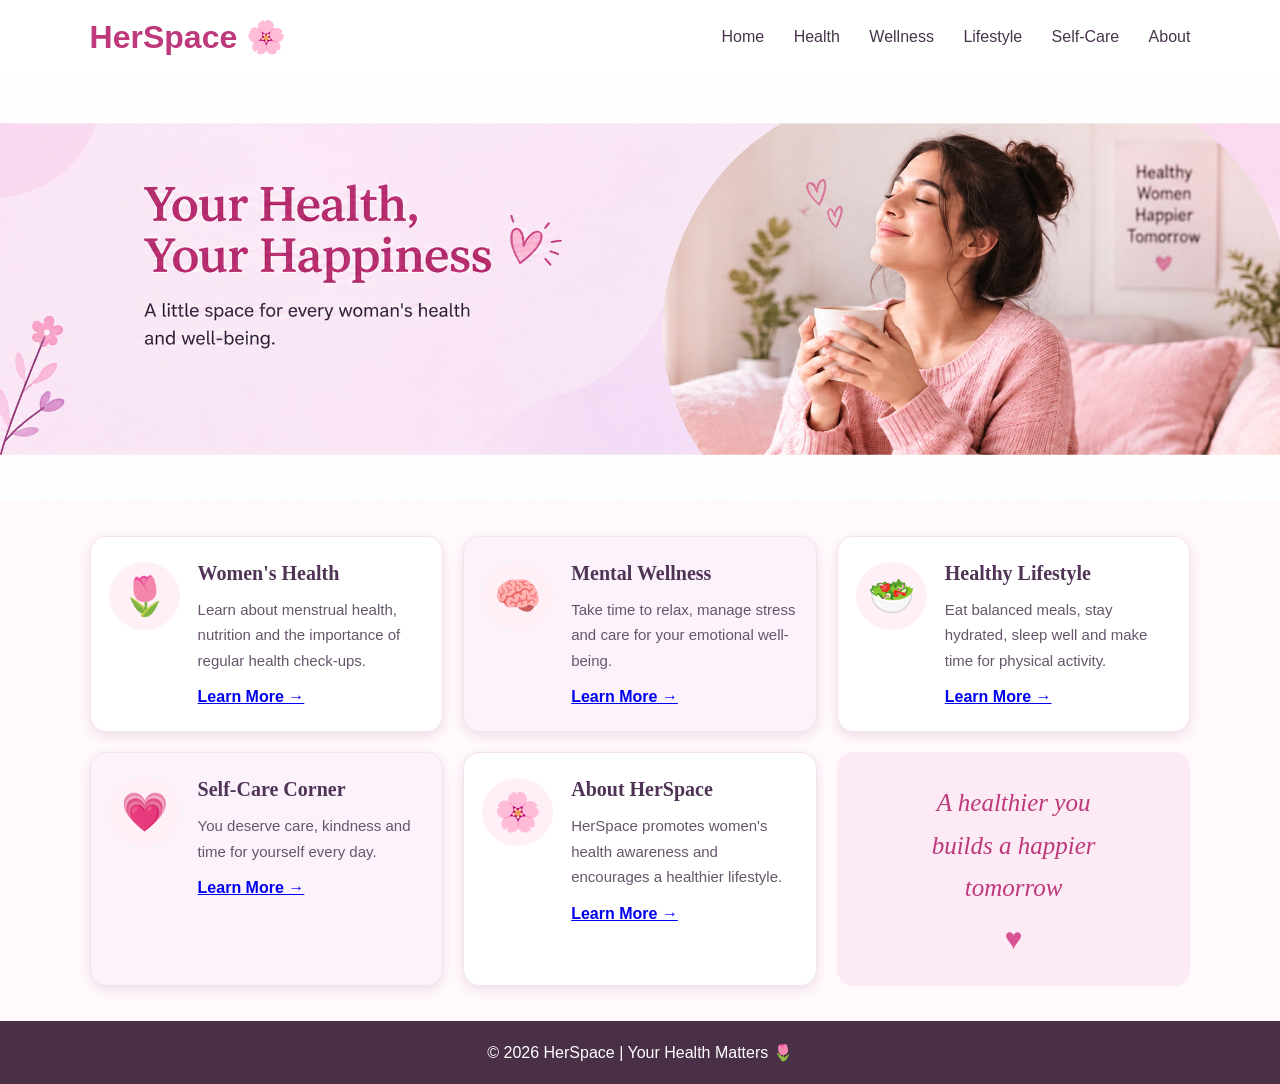
<file: index.html>
<!DOCTYPE html><html lang="en">
<head>
    <meta charset="UTF-8">
    <meta name="viewport" content="width=device-width, initial-scale=1.0">
    <title>HerSpace | Women's Wellness</title>
    <link rel="stylesheet" href="style.css">
</head>
<body><header>
    <h1>HerSpace 🌸</h1>
    <nav>
        <a href="index.html">Home</a>
        <a href="health.html">Health</a>
        <a href="wellness.html">Wellness</a>
        <a href="lifestyle.html">Lifestyle</a>
        <a href="selfcare.html">Self-Care</a>
        <a href="about.html">About</a>
    </nav>
</header><section class="hero" id="home">
    <img src="hero.jpg" alt="Women's wellness">
</section><main class="cards"><div class="card" id="health">
    <div class="icon">🌷</div>
    <div>
        <h2>Women's Health</h2>
        <p>Learn about menstrual health, nutrition and the importance of regular health check-ups.</p>
        <details>
            <summary>
                <a href="health.html">Learn More → </a>
                </summary>
            <p>Understand your menstrual cycle, eat balanced meals and consult a healthcare professional when needed.</p>
        </details>
    </div>
</div>

<div class="card" id="wellness">
    <div class="icon">🧠</div>
    <div>
        <h2>Mental Wellness</h2>
        <p>Take time to relax, manage stress and care for your emotional well-being.</p>
        <details>
            <summary>
                <a href="wellness.html">Learn More →</a></summary>
            <p>Take regular breaks, spend time with loved ones and ask for support when you need it.</p>
        </details>
    </div>
</div>

<div class="card" id="lifestyle">
    <div class="icon">🥗</div>
    <div>
        <h2>Healthy Lifestyle</h2>
        <p>Eat balanced meals, stay hydrated, sleep well and make time for physical activity.</p>
        <details>
            <summary>
                <a href="lifestyle.html"> Learn More →</a>
            </summary>
            <p>Build healthy routines with nutritious food, sufficient sleep, water and enjoyable movement.</p>
        </details>
    </div>
</div>

<div class="card" id="selfcare">
    <div class="icon">💗</div>
    <div>
        <h2>Self-Care Corner</h2>
        <p>You deserve care, kindness and time for yourself every day.</p>
        <details>
            <summary>
              <a href="selfcare.html">  Learn More →</a>
            </summary>
            <p>Make time for your hobbies, rest when needed and treat yourself with kindness.</p>
        </details>
    </div>
</div>

<div class="card" id="about">
    <div class="icon">🌸</div>
    <div>
        <h2>About HerSpace</h2>
        <p>HerSpace promotes women's health awareness and encourages a healthier lifestyle.</p>
        <details>
            <summary>
                <a href="about.html">Learn More →</a>
            </summary>
            <p>Our goal is to make women's wellness information easier to understand and explore.</p>
        </details>
    </div>
</div>

<div class="quote">
    <p>A healthier you<br>builds a happier<br>tomorrow</p>
    <span>♥</span>
</div>

</main><footer>
    <p>© 2026 HerSpace | Your Health Matters 🌷</p>
</footer></body>
</html>
</file>
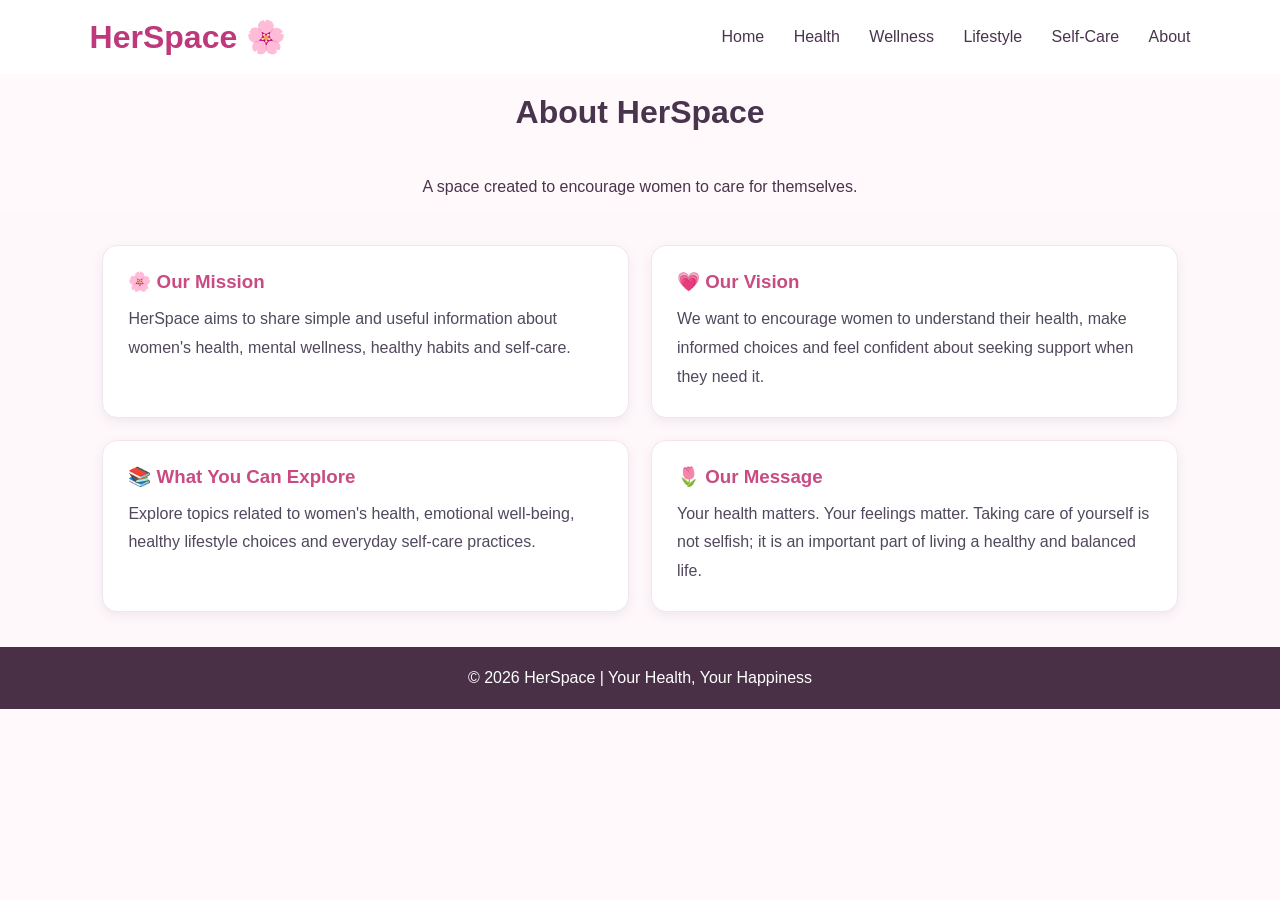
<file: about.html>
<!DOCTYPE html>
<html lang="en">
<head>
    <meta charset="UTF-8">
    <meta name="viewport" content="width=device-width, initial-scale=1.0">
    <title>About Us | HerSpace</title>
    <link rel="stylesheet" href="style.css">
</head>
<body>

    <header>
        <h1>HerSpace 🌸</h1>

        <nav>
            <a href="index.html">Home</a>
            <a href="health.html">Health</a>
            <a href="wellness.html">Wellness</a>
            <a href="lifestyle.html">Lifestyle</a>
            <a href="selfcare.html">Self-Care</a>
            <a href="about.html">About</a>
        </nav>
    </header>

    <section class="page-heading">
        <h2>About HerSpace</h2>
        <p>A space created to encourage women to care for themselves.</p>
    </section>

    <section class="info-container">

        <div class="info-card">
            <h3>🌸 Our Mission</h3>
            <p>
                HerSpace aims to share simple and useful information
                about women's health, mental wellness, healthy habits
                and self-care.
            </p>
        </div>

        <div class="info-card">
            <h3>💗 Our Vision</h3>
            <p>
                We want to encourage women to understand their health,
                make informed choices and feel confident about seeking
                support when they need it.
            </p>
        </div>

        <div class="info-card">
            <h3>📚 What You Can Explore</h3>
            <p>
                Explore topics related to women's health, emotional
                well-being, healthy lifestyle choices and everyday
                self-care practices.
            </p>
        </div>

        <div class="info-card">
            <h3>🌷 Our Message</h3>
            <p>
                Your health matters. Your feelings matter. Taking care
                of yourself is not selfish; it is an important part
                of living a healthy and balanced life.
            </p>
        </div>

    </section>

    <footer>
        <p>© 2026 HerSpace | Your Health, Your Happiness</p>
    </footer>

</body>
</html>
</file>
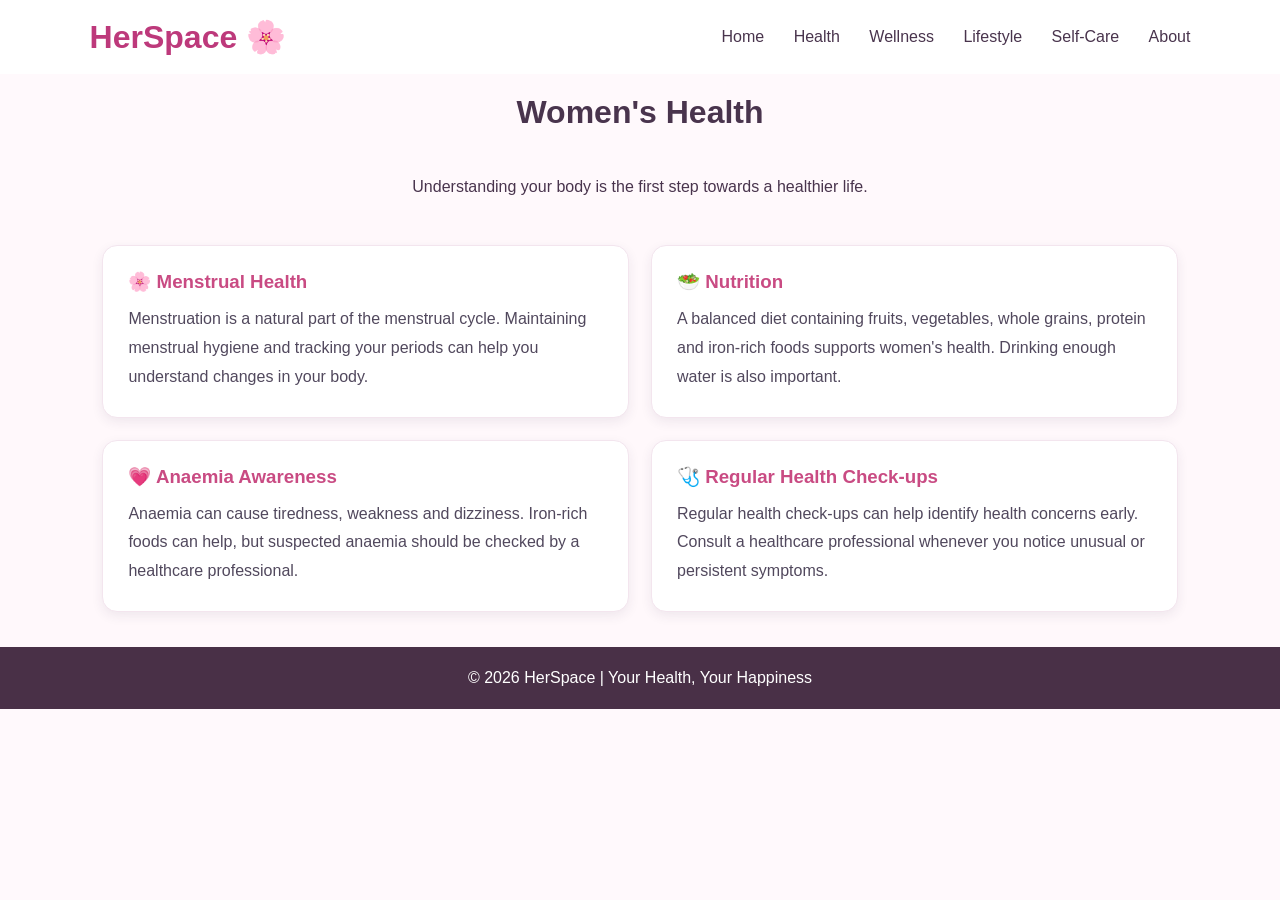
<file: health.html>
<!DOCTYPE html>
<html lang="en">
<head>
    <meta charset="UTF-8">
    <meta name="viewport" content="width=device-width, initial-scale=1.0">
    <title>Women's Health | HerSpace</title>
    <link rel="stylesheet" href="style.css">
</head>
<body>

    <header>
        <h1>HerSpace 🌸</h1>

        <nav>
            <a href="index.html">Home</a>
            <a href="health.html">Health</a>
            <a href="wellness.html">Wellness</a>
            <a href="lifestyle.html">Lifestyle</a>
            <a href="selfcare.html">Self-Care</a>
            <a href="about.html">About</a>
        </nav>
    </header>

    <section class="page-heading">
        <h2>Women's Health</h2>
        <p>Understanding your body is the first step towards a healthier life.</p>
    </section>

    <section class="info-container">

        <div class="info-card">
            <h3>🌸 Menstrual Health</h3>
            <p>
                Menstruation is a natural part of the menstrual cycle.
                Maintaining menstrual hygiene and tracking your periods
                can help you understand changes in your body.
            </p>
        </div>

        <div class="info-card">
            <h3>🥗 Nutrition</h3>
            <p>
                A balanced diet containing fruits, vegetables, whole grains,
                protein and iron-rich foods supports women's health.
                Drinking enough water is also important.
            </p>
        </div>

        <div class="info-card">
            <h3>💗 Anaemia Awareness</h3>
            <p>
                Anaemia can cause tiredness, weakness and dizziness.
                Iron-rich foods can help, but suspected anaemia should
                be checked by a healthcare professional.
            </p>
        </div>

        <div class="info-card">
            <h3>🩺 Regular Health Check-ups</h3>
            <p>
                Regular health check-ups can help identify health concerns
                early. Consult a healthcare professional whenever you
                notice unusual or persistent symptoms.
            </p>
        </div>

    </section>

    <footer>
        <p>© 2026 HerSpace | Your Health, Your Happiness</p>
    </footer>

</body>
</html>
</file>
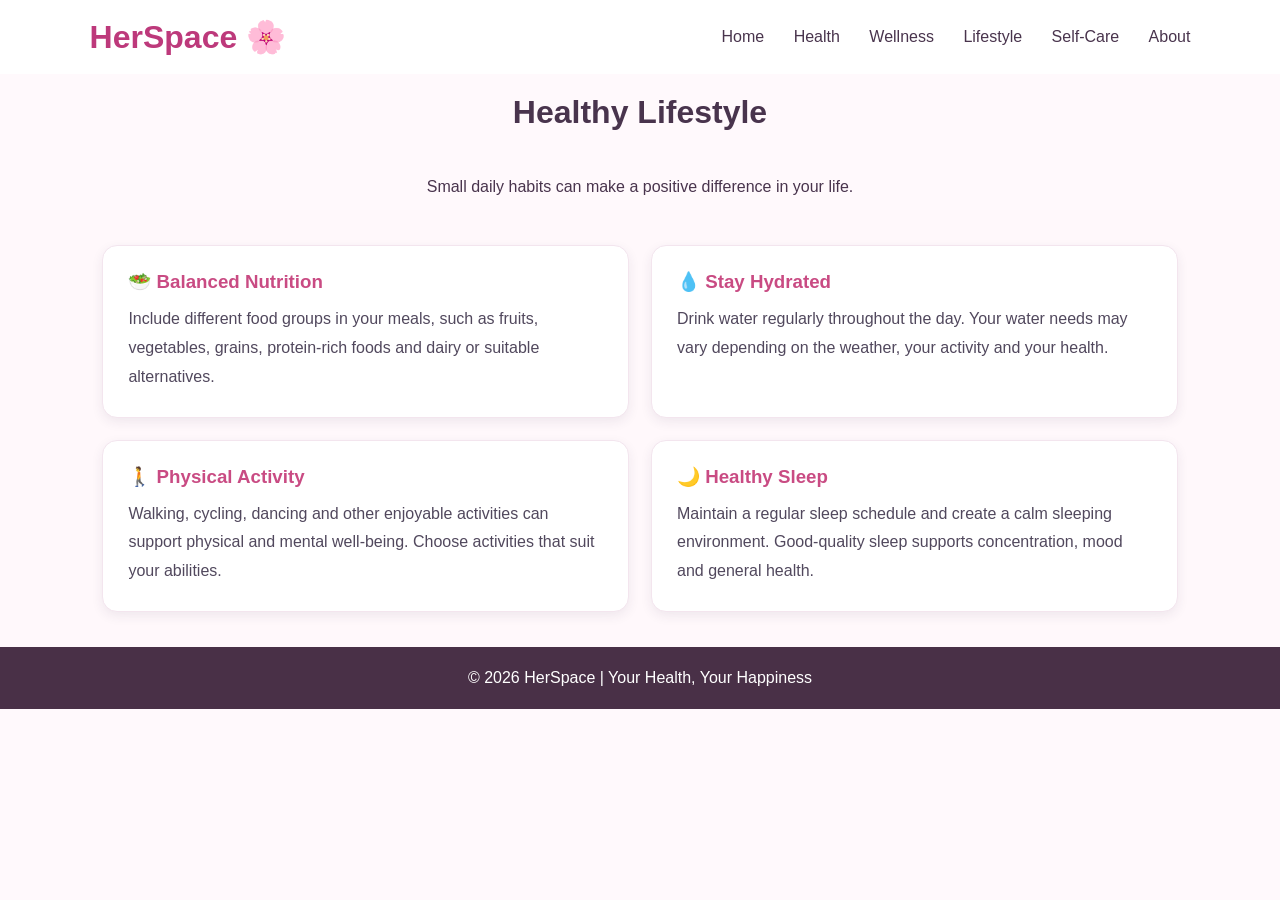
<file: lifestyle.html>
<!DOCTYPE html>
<html lang="en">
<head>
    <meta charset="UTF-8">
    <meta name="viewport" content="width=device-width, initial-scale=1.0">
    <title>Healthy Lifestyle | HerSpace</title>
    <link rel="stylesheet" href="style.css">
</head>
<body>

    <header>
        <h1>HerSpace 🌸</h1>
        <nav>
            <a href="index.html">Home</a>
            <a href="health.html">Health</a>
            <a href="wellness.html">Wellness</a>
            <a href="lifestyle.html">Lifestyle</a>
            <a href="selfcare.html">Self-Care</a>
            <a href="about.html">About</a>
        </nav>
    </header>

    <section class="page-heading">
        <h2>Healthy Lifestyle</h2>
        <p>Small daily habits can make a positive difference in your life.</p>
    </section>

    <section class="info-container">

        <div class="info-card">
            <h3>🥗 Balanced Nutrition</h3>
            <p>
                Include different food groups in your meals, such as
                fruits, vegetables, grains, protein-rich foods and
                dairy or suitable alternatives.
            </p>
        </div>

        <div class="info-card">
            <h3>💧 Stay Hydrated</h3>
            <p>
                Drink water regularly throughout the day. Your water
                needs may vary depending on the weather, your activity
                and your health.
            </p>
        </div>

        <div class="info-card">
            <h3>🚶 Physical Activity</h3>
            <p>
                Walking, cycling, dancing and other enjoyable activities
                can support physical and mental well-being. Choose
                activities that suit your abilities.
            </p>
        </div>

        <div class="info-card">
            <h3>🌙 Healthy Sleep</h3>
            <p>
                Maintain a regular sleep schedule and create a calm
                sleeping environment. Good-quality sleep supports
                concentration, mood and general health.
            </p>
        </div>

    </section>

    <footer>
        <p>© 2026 HerSpace | Your Health, Your Happiness</p>
    </footer>

</body>
</html>
</file>
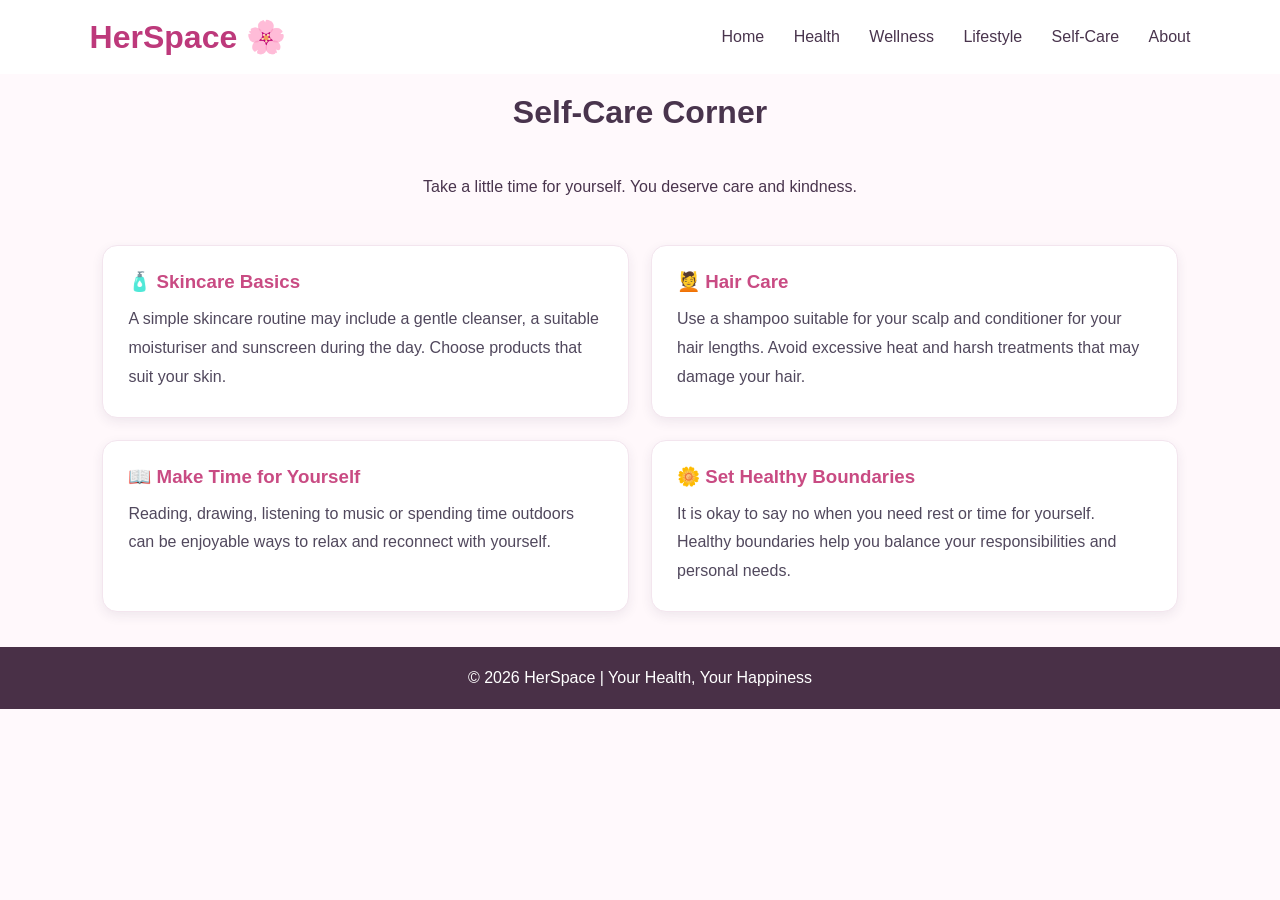
<file: selfcare.html>
<!DOCTYPE html>
<html lang="en">
<head>
    <meta charset="UTF-8">
    <meta name="viewport" content="width=device-width, initial-scale=1.0">
    <title>Self-Care | HerSpace</title>
    <link rel="stylesheet" href="style.css">
</head>
<body>

    <header>
        <h1>HerSpace 🌸</h1>
        <nav>
            <a href="index.html">Home</a>
            <a href="health.html">Health</a>
            <a href="wellness.html">Wellness</a>
            <a href="lifestyle.html">Lifestyle</a>
            <a href="selfcare.html">Self-Care</a>
            <a href="about.html">About</a>
        </nav>
    </header>

    <section class="page-heading">
        <h2>Self-Care Corner</h2>
        <p>Take a little time for yourself. You deserve care and kindness.</p>
    </section>

    <section class="info-container">

        <div class="info-card">
            <h3>🧴 Skincare Basics</h3>
            <p>
                A simple skincare routine may include a gentle cleanser,
                a suitable moisturiser and sunscreen during the day.
                Choose products that suit your skin.
            </p>
        </div>

        <div class="info-card">
            <h3>💆 Hair Care</h3>
            <p>
                Use a shampoo suitable for your scalp and conditioner
                for your hair lengths. Avoid excessive heat and harsh
                treatments that may damage your hair.
            </p>
        </div>

        <div class="info-card">
            <h3>📖 Make Time for Yourself</h3>
            <p>
                Reading, drawing, listening to music or spending time
                outdoors can be enjoyable ways to relax and reconnect
                with yourself.
            </p>
        </div>

        <div class="info-card">
            <h3>🌼 Set Healthy Boundaries</h3>
            <p>
                It is okay to say no when you need rest or time for
                yourself. Healthy boundaries help you balance your
                responsibilities and personal needs.
            </p>
        </div>

    </section>

    <footer>
        <p>© 2026 HerSpace | Your Health, Your Happiness</p>
    </footer>

</body>
</html>
</file>
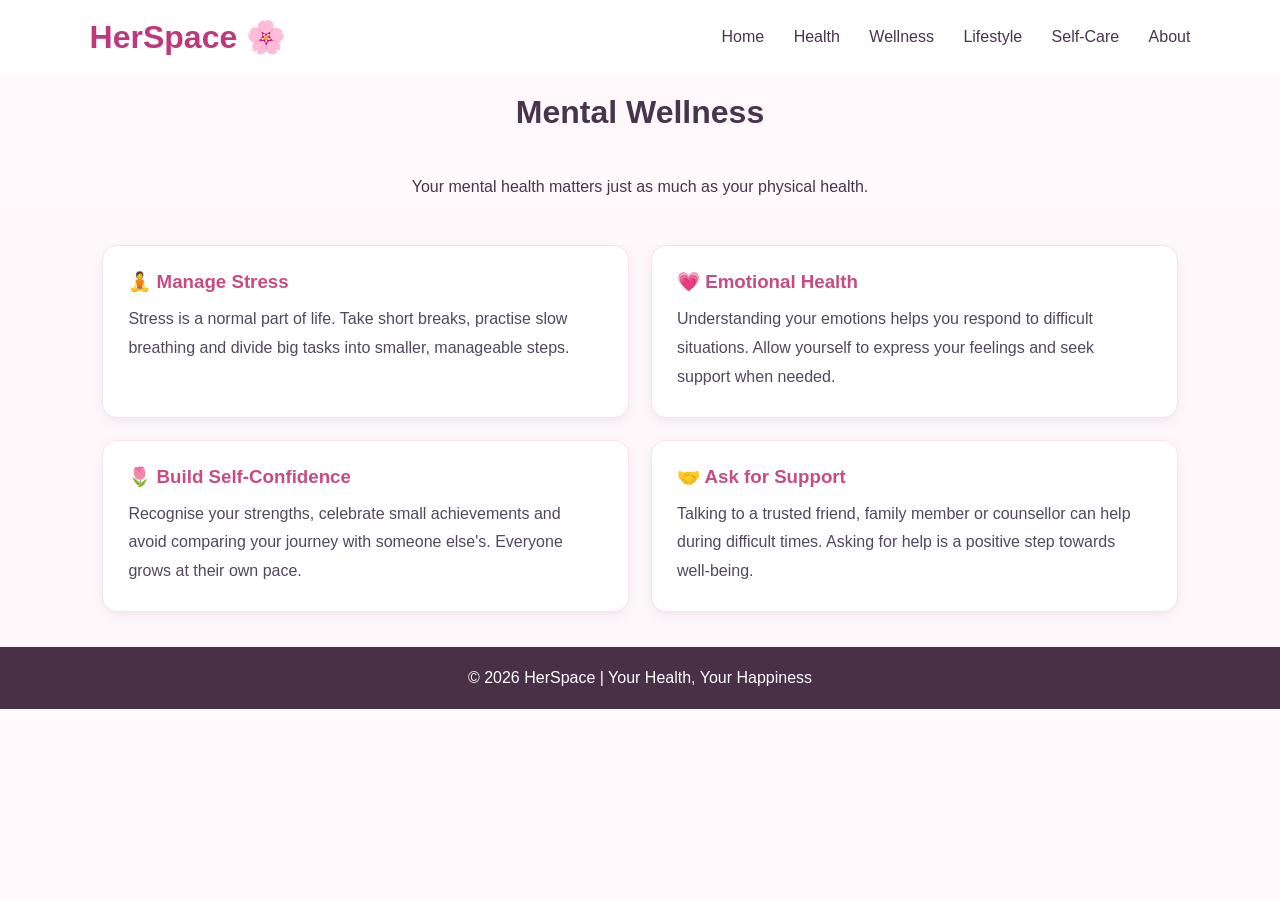
<file: wellness.html>
<!DOCTYPE html>
<html lang="en">
<head>
    <meta charset="UTF-8">
    <meta name="viewport" content="width=device-width, initial-scale=1.0">
    <title>Mental Wellness | HerSpace</title>
    <link rel="stylesheet" href="style.css">
</head>
<body>

    <header>
        <h1>HerSpace 🌸</h1>

        <nav>
            <a href="index.html">Home</a>
            <a href="health.html">Health</a>
            <a href="wellness.html">Wellness</a>
            <a href="lifestyle.html">Lifestyle</a>
            <a href="selfcare.html">Self-Care</a>
            <a href="about.html">About</a>
        </nav>
    </header>

    <section class="page-heading">
        <h2>Mental Wellness</h2>
        <p>Your mental health matters just as much as your physical health.</p>
    </section>

    <section class="info-container">

        <div class="info-card">
            <h3>🧘 Manage Stress</h3>
            <p>
                Stress is a normal part of life. Take short breaks,
                practise slow breathing and divide big tasks into
                smaller, manageable steps.
            </p>
        </div>

        <div class="info-card">
            <h3>💗 Emotional Health</h3>
            <p>
                Understanding your emotions helps you respond to
                difficult situations. Allow yourself to express your
                feelings and seek support when needed.
            </p>
        </div>

        <div class="info-card">
            <h3>🌷 Build Self-Confidence</h3>
            <p>
                Recognise your strengths, celebrate small achievements
                and avoid comparing your journey with someone else's.
                Everyone grows at their own pace.
            </p>
        </div>

        <div class="info-card">
            <h3>🤝 Ask for Support</h3>
            <p>
                Talking to a trusted friend, family member or counsellor
                can help during difficult times. Asking for help is a
                positive step towards well-being.
            </p>
        </div>

    </section>

    <footer>
        <p>© 2026 HerSpace | Your Health, Your Happiness</p>
    </footer>

</body>
</html>
</file>
<file: style.css>
*{
  margin: 0;
  padding: 0;
  box-sizing: border-box;
  font-family: Arial, sans-serif;
  scroll-behavior: smooth;
  }

body {
background: #fff9fc;
color: #49344d;
}

header {
background: white;
padding: 18px 7%;
display: flex;
justify-content: space-between;
align-items: center;
}

header h1 {
color: #bd397b;
font-size: 32px;
}

nav a {
text-decoration: none;
color: #49344d;
margin-left: 25px;
}

nav a:hover {
color: #d23883;
}

.hero {
width:100% ;
background: #f9dced;
}

.hero-text {
width: 48%;
padding: 35px 0 35px 9%;
}

.hero h2 {
color: #b83278;
font-family: Georgia, serif;
font-size: 44px;
margin-bottom: 18px;
}

.hero p {
font-size: 18px;
line-height: 1.7;
}

.hero img {
display:block;
width:100%;
height:auto;
}

.cards {
display: grid;
grid-template-columns: repeat(3, 1fr);
gap: 20px;
padding: 35px 7%;
}

.card {
display: flex;
gap: 18px;
align-items: flex-start;
padding: 25px 18px;
background: white;
border: 1px solid #f4e3ef;
border-radius: 16px;
box-shadow: 0 4px 12px #eedee8;
}

.card:nth-child(even) {
background: #fbf2fc;
}

.icon {
font-size: 38px;
background: #fff0f7;
border-radius: 50%;
padding: 12px;
}

.card h2 {
font-family: Georgia, serif;
font-size: 20px;
margin-bottom: 12px;
color: #503456;
}

.card p {
font-size: 15px;
line-height: 1.7;
color: #66556b;
}

details {
margin-top: 15px;
}

summary {
color: #c52d79;
cursor: pointer;
font-weight: bold;
list-style: none;
}

details p {
margin-top: 12px;
}

.quote {
background: #fceaf4;
border-radius: 16px;
padding: 30px 15px;
text-align: center;
display: flex;
flex-direction: column;
justify-content: center;
}

.quote p {
font-family: Georgia, serif;
font-style: italic;
font-size: 25px;
line-height: 1.7;
color: #bd397b;
}

.quote span {
font-size: 30px;
color: #d95393;
margin-top: 12px;
}

footer {
background: #493047;
color: white;
text-align: center;
padding: 22px;
}

@media (max-width: 800px) {
header {
flex-direction: column;
gap: 18px;
}

nav a {
    margin: 5px;
}

.hero {
    flex-direction: column;
}
/* Inner Pages */

.page-heading {
    text-align: center;
    padding: 45px 20px;
    background: #fff0f6;
    color: #30264d;
}

.page-heading h2 {
    font-size: 32px;
    margin-bottom: 12px;
}

.page-heading p {
    font-size: 16px;
    line-height: 1.7;
}

.info-container {
    display: grid;
    grid-template-columns: repeat(2, 1fr);
    gap: 22px;
    padding: 35px 8%;
    background: #fff8fb;
}

.info-card {
    background: white;
    padding: 25px;
    border-radius: 15px;
    border: 1px solid #f3e5ee;
    box-shadow: 0 4px 12px rgba(48, 38, 77, 0.08);
}

.info-card h3 {
    color: #c94b83;
    margin-bottom: 12px;
}

.info-card p {
    color: #51485d;
    line-height: 1.8;
}

@media (max-width: 600px) {
    .info-container {
        grid-template-columns: 1fr;
        padding: 25px 6%;
    }
}

.hero-text {
    width: 100%;
    padding: 35px 20px;
    text-align: center;
}

.hero h2 {
    font-size: 35px;
}

.hero img {
    width: 100%;
    height: 280px;
    border-radius: 0;
}

.cards {
    grid-template-columns: 1fr;
}
};
/* Inner Pages */

.page-heading {
    text-align: center;
    padding: 45px 20px;
    background: #fff0f6;
    color: #30264d;
    width: 100%;
    box-sizing: border-box;
}

.page-heading h2 {
    padding: 20px;
    text-align: center;
    font-size: 32px;
    margin-bottom: 12px;
}

.page-heading p {
    text-align: center;
    font-size: 16px;
    line-height: 1.7;
    padding: 10px;
}

.info-container {
    display: grid;
    grid-template-columns: repeat(2, 1fr);
    gap: 22px;
    padding: 35px 8%;
    background: #fff8fb;
}

.info-card {
    background: white;
    padding: 25px;
    border-radius: 15px;
    border: 1px solid #f3e5ee;
    box-shadow: 0 4px 12px rgba(48, 38, 77, 0.08);
}

.info-card h3 {
    color: #c94b83;
    margin-bottom: 12px;
}

.info-card p {
    color: #51485d;
    line-height: 1.8;
}

@media (max-width: 600px) {
    .info-container {
        grid-template-columns: 1fr;
        padding: 25px 6%;
    }
};
</file>
